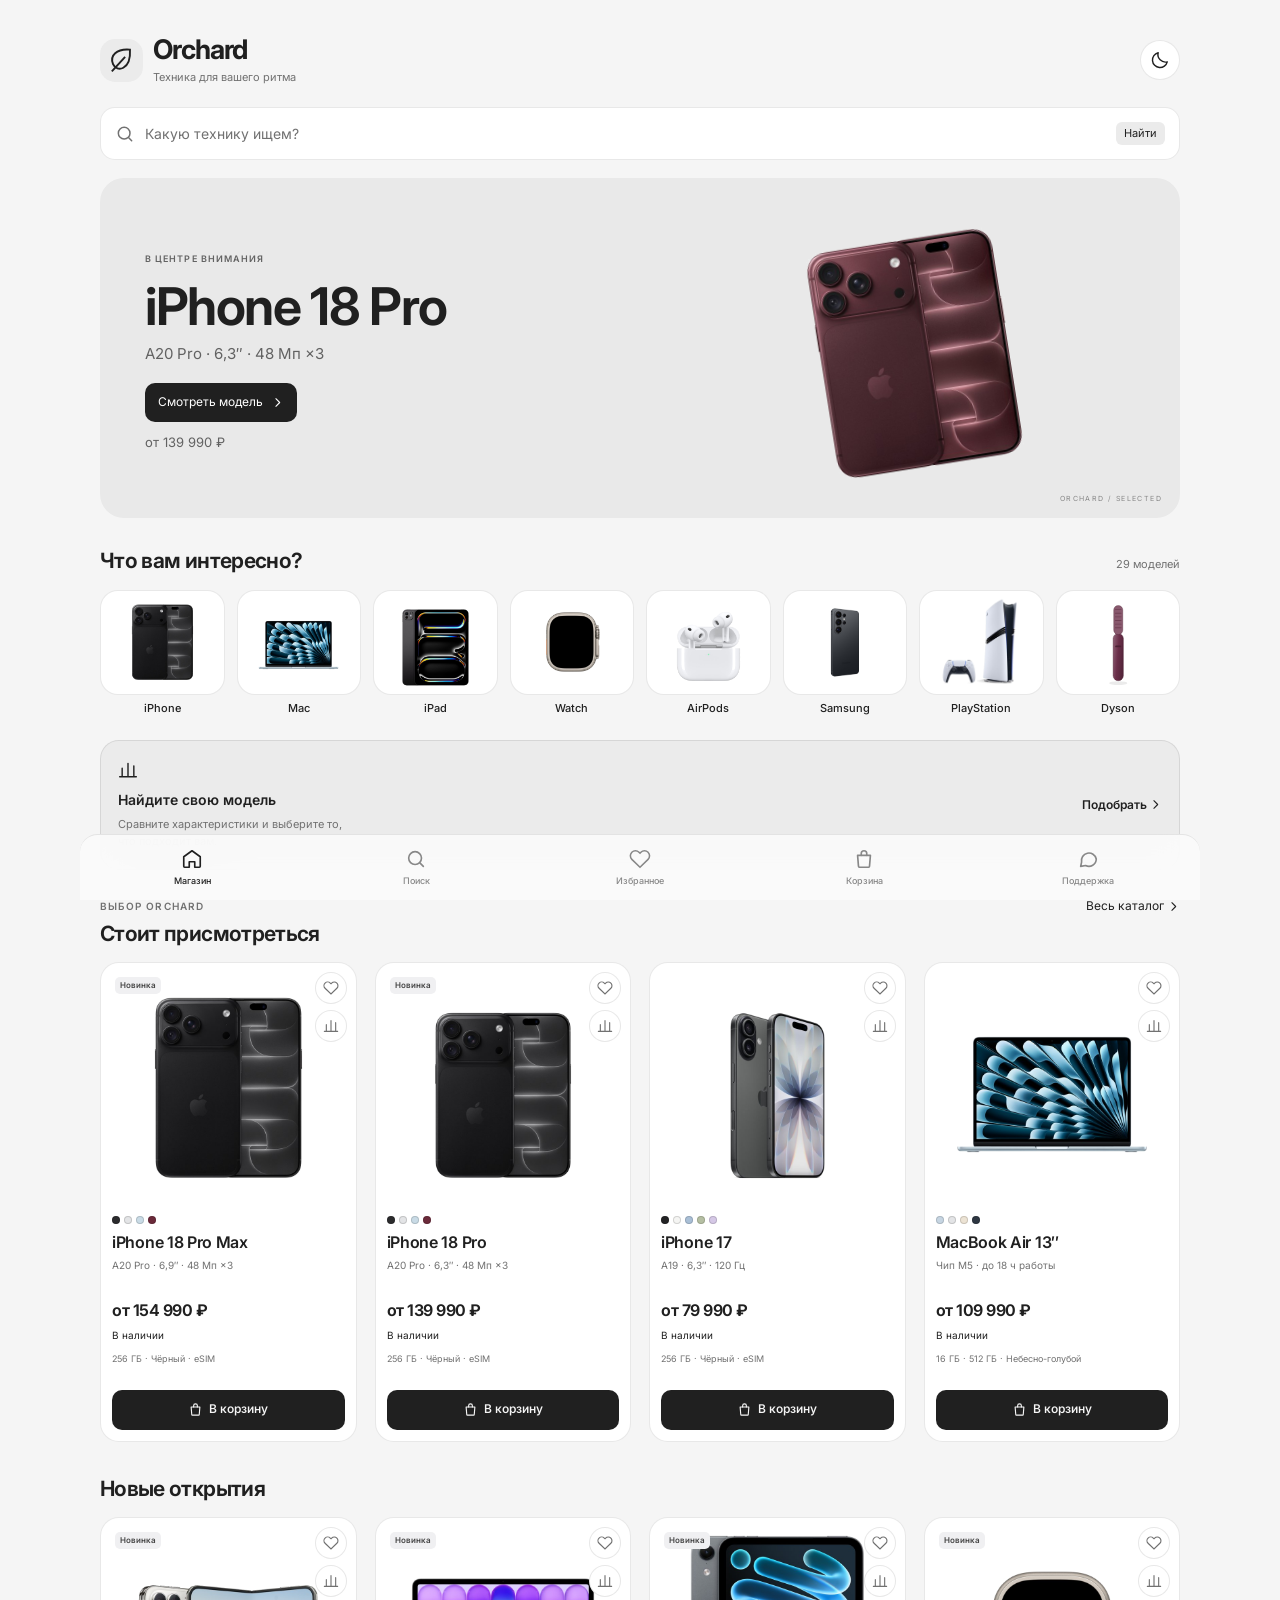
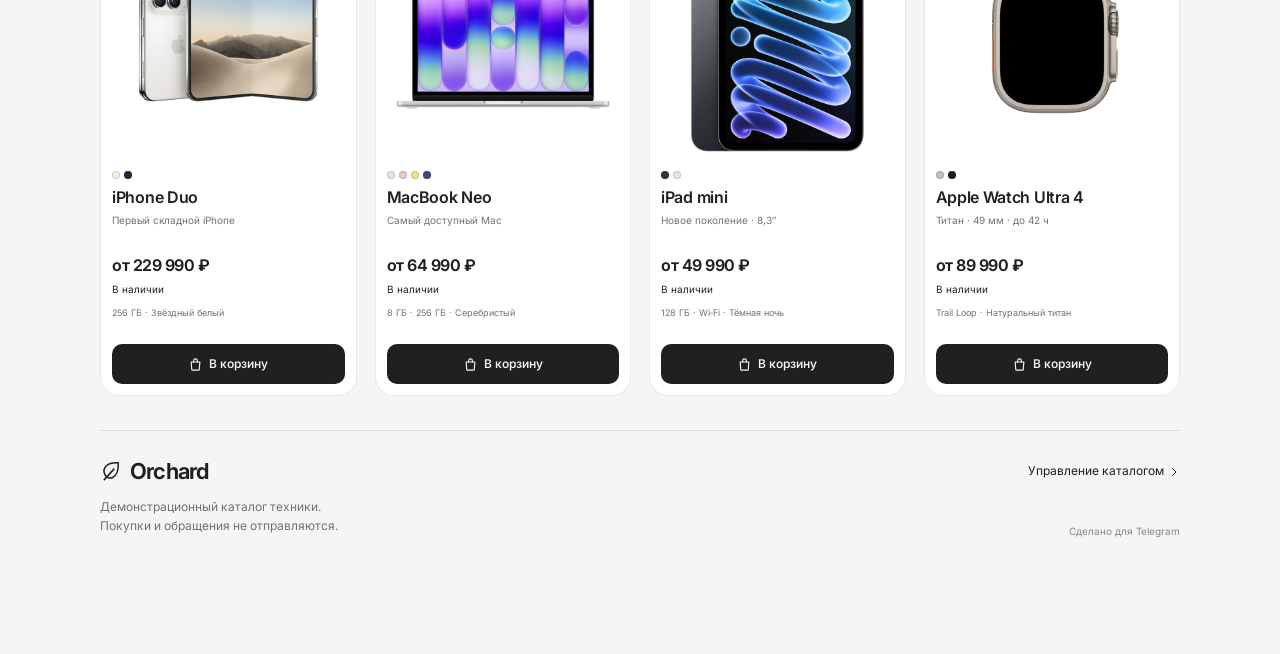
<file: index.html>
<!doctype html>
<html lang="ru">
<head>
  <meta charset="utf-8">
  <meta name="viewport" content="width=device-width, initial-scale=1, viewport-fit=cover">
  <meta name="format-detection" content="telephone=no">
  <title>Orchard — магазин техники</title>
  <script src="https://telegram.org/js/telegram-web-app.js"></script>
  <link rel="preconnect" href="https://fonts.googleapis.com">
  <link rel="preconnect" href="https://fonts.gstatic.com" crossorigin>
  <link href="https://fonts.googleapis.com/css2?family=Inter:wght@400;500;600;700&display=swap" rel="stylesheet">
  <link rel="stylesheet" href="css/style.css?v=20">
</head>
<body>
  <main id="view"></main>
  <div id="bottom"></div>
  <nav id="tabbar"></nav>
  <div id="toast" role="status" aria-live="polite"></div>

  <script src="js/data.js?v=20"></script>
  <script src="js/photos.js?v=20"></script>
  <script src="js/art.js?v=20"></script>
  <script src="js/catalog-core.js?v=20"></script>
  <script src="js/telegram-bridge.js?v=20"></script>
  <script src="js/photo-assets.js?v=20"></script>
  <script src="js/photo-background.js?v=20"></script>
  <script src="js/app.js?v=20"></script>
</body>
</html>
</file>
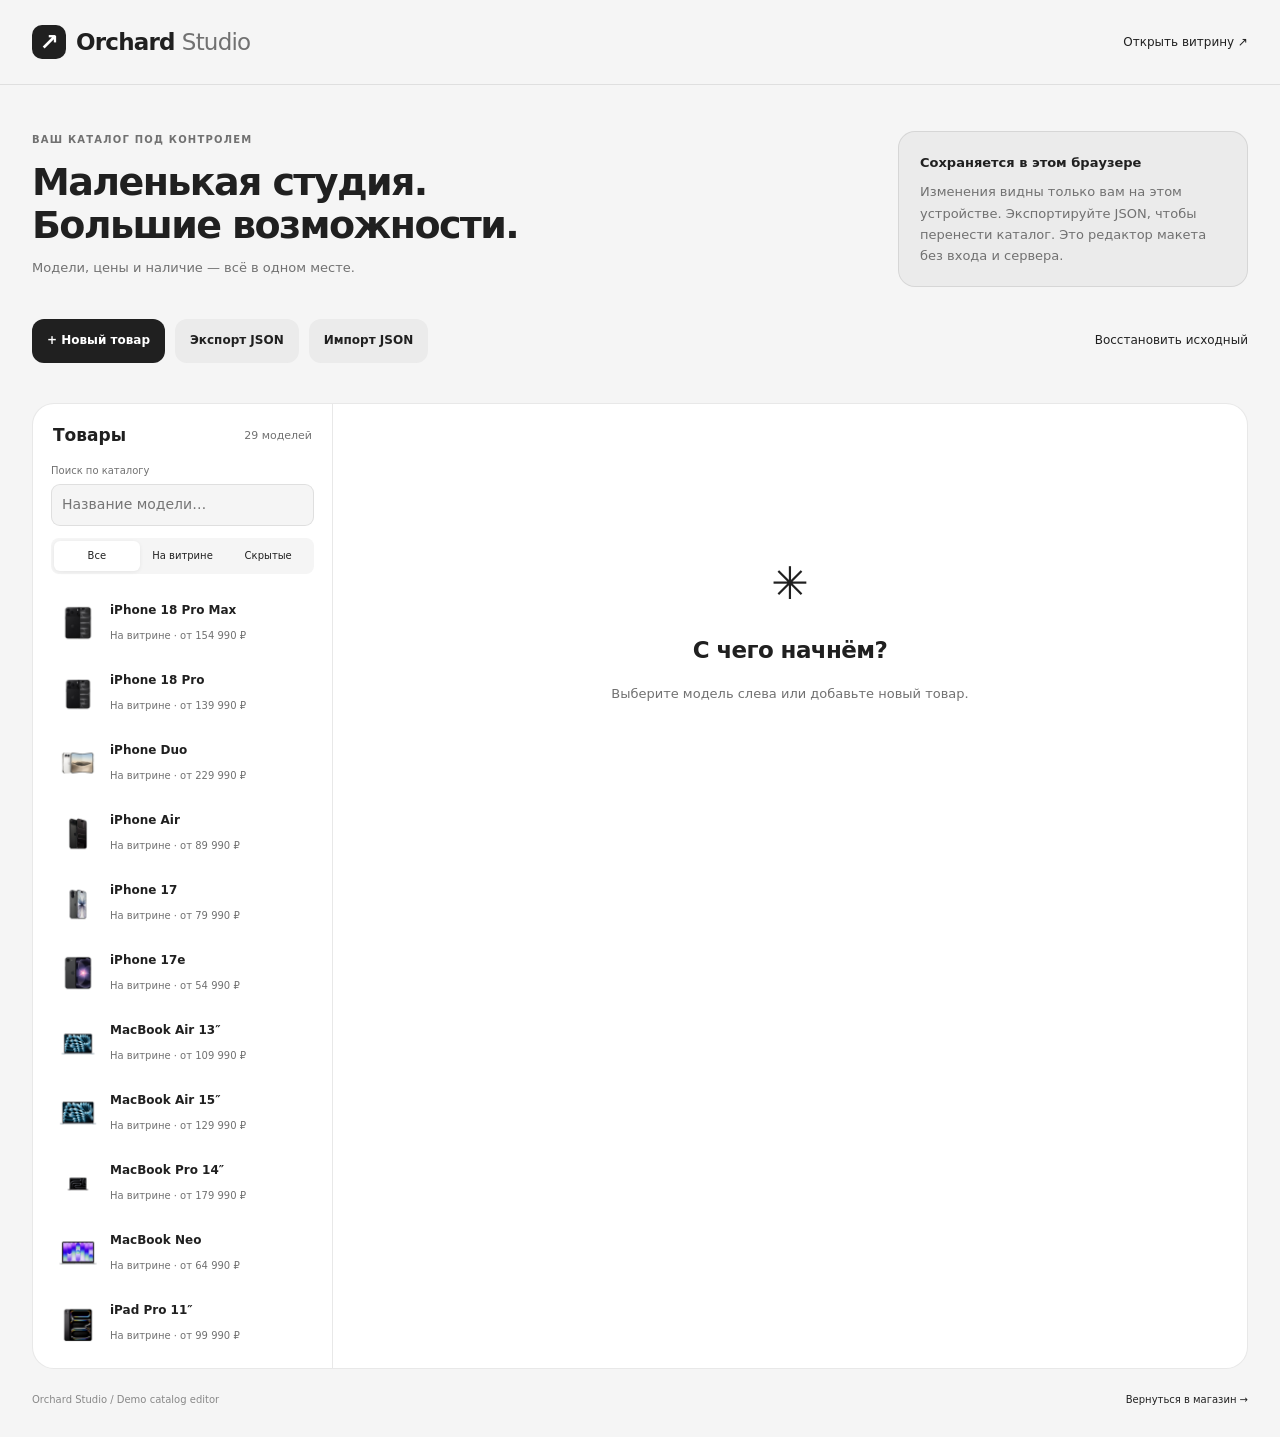
<file: admin.html>
<!doctype html>
<html lang="ru">
<head>
  <meta charset="utf-8">
  <meta name="viewport" content="width=device-width, initial-scale=1, viewport-fit=cover">
  <title>Orchard Studio — управление каталогом</title>
  <script src="https://telegram.org/js/telegram-web-app.js"></script>
  <link rel="stylesheet" href="css/style.css?v=20">
  <link rel="stylesheet" href="css/admin.css?v=20">
</head>
<body class="studio">
  <header class="studio-header"><a class="studio-brand" href="index.html"><span class="studio-logo">↗</span><span>Orchard <em>Studio</em></span></a><a class="studio-back" href="index.html">Открыть витрину ↗</a></header>
  <main class="studio-main">
    <div class="studio-intro"><div><span class="eyebrow">Ваш каталог под контролем</span><h1>Маленькая студия.<br>Большие возможности.</h1><p>Модели, цены и наличие — всё в одном месте.</p></div><div class="local-note"><b>Сохраняется в этом браузере</b><p>Изменения видны только вам на этом устройстве. Экспортируйте JSON, чтобы перенести каталог. Это редактор макета без входа и сервера.</p></div></div>
    <div class="studio-tools"><button class="btn" id="new-product">+ Новый товар</button><button class="btn ghost" id="export-catalog">Экспорт JSON</button><label class="btn ghost import-btn">Импорт JSON<input id="import-catalog" type="file" accept="application/json,.json"></label><button class="text-button" id="reset-catalog">Восстановить исходный</button></div>
    <div id="studio-status" class="studio-status" role="status" aria-live="polite"></div>
    <section class="studio-workspace">
      <aside class="studio-sidebar"><div class="sidebar-heading"><h2>Товары</h2><span id="product-count"></span></div><label class="studio-search"><span>Поиск по каталогу</span><input type="search" id="admin-search" placeholder="Название модели…"></label><div class="studio-list-filters"><button data-list-filter="all" class="active">Все</button><button data-list-filter="visible">На витрине</button><button data-list-filter="hidden">Скрытые</button></div><div id="product-list"></div></aside>
      <section class="studio-editor" id="editor" aria-label="Редактор товара"><div class="editor-empty"><span>✳</span><h2>С чего начнём?</h2><p>Выберите модель слева или добавьте новый товар.</p></div></section>
    </section>
    <footer class="studio-footer">Orchard Studio / Demo catalog editor <a href="index.html">Вернуться в магазин →</a></footer>
  </main>
  <dialog id="confirm-dialog"><form method="dialog"><h2 id="confirm-title">Продолжить?</h2><p id="confirm-copy"></p><div class="dialog-actions"><button class="btn ghost" value="cancel">Отмена</button><button class="btn" value="confirm">Продолжить</button></div></form></dialog>
  <script src="js/data.js?v=20"></script><script src="js/photos.js?v=20"></script><script src="js/art.js?v=20"></script><script src="js/catalog-core.js?v=20"></script><script src="js/telegram-bridge.js?v=20"></script><script src="js/photo-assets.js?v=20"></script><script src="js/photo-background.js?v=20"></script><script src="js/admin.js?v=20"></script>
</body>
</html>
</file>
<file: css/style.css>
:root {
  --bg: #f5f5f7;
  --card: #ffffff;
  --img-bg: #ffffff;
  --text: #1d1d1f;
  --text2: #6e6e73;
  --text3: #86868b;
  --line: rgba(0, 0, 0, .08);
  --accent: #0071e3;
  --accent-text: #ffffff;
  --green: #1d8a3a;
  --orange: #c25e00;
  --red: #e30000;
  --chip: rgba(0, 0, 0, .05);
  --bar: rgba(250, 250, 252, .82);
  --shadow: 0 2px 12px rgba(0, 0, 0, .04);
  --radius: 20px;
  --tabbar-h: 58px;
  --safe-b: env(safe-area-inset-bottom, 0px);
  --font: -apple-system, BlinkMacSystemFont, "SF Pro Text", "Inter", system-ui, sans-serif;
  color-scheme: light;
}
:root[data-theme="dark"] {
  --bg: #000000;
  --card: #1c1c1e;
  --img-bg: #ffffff;
  --text: #f5f5f7;
  --text2: #a1a1a6;
  --text3: #8e8e93;
  --line: rgba(255, 255, 255, .1);
  --accent: #2997ff;
  --green: #30d158;
  --orange: #ff9f0a;
  --red: #ff453a;
  --chip: rgba(255, 255, 255, .08);
  --bar: rgba(22, 22, 24, .82);
  --shadow: none;
  color-scheme: dark;
}

* { box-sizing: border-box; -webkit-tap-highlight-color: transparent; }
html, body { margin: 0; padding: 0; width: 100%; max-width: 100%; overflow-x: clip; overscroll-behavior-x: none; }
html { -webkit-text-size-adjust: 100%; text-size-adjust: 100%; touch-action: manipulation; }
body {
  background: var(--bg);
  color: var(--text);
  font-family: var(--font);
  font-size: 16px;
  line-height: 1.4;
  -webkit-font-smoothing: antialiased;
}
button { font: inherit; color: inherit; background: none; border: 0; padding: 0; cursor: pointer; }
input, textarea { font: inherit; color: inherit; }
img { display: block; max-width: 100%; }
svg { display: block; }

#view { padding-bottom: calc(var(--tabbar-h) + var(--safe-b) + 24px); min-height: 100vh; }
#view.no-tabbar { padding-bottom: calc(96px + var(--safe-b)); }
.enter { animation: enter .28s cubic-bezier(.2, .8, .2, 1); }
@keyframes enter { from { opacity: 0; transform: translateY(8px); } to { opacity: 1; transform: none; } }

.wrap { padding: 0 16px; }

/* ───── шапки ───── */
.home-head { display: flex; align-items: flex-end; justify-content: space-between; padding: 20px 16px 14px; }
.eyebrow { font-size: 13px; font-weight: 600; color: var(--text2); text-transform: uppercase; letter-spacing: .04em; }
.home-head h1 { margin: 2px 0 0; font-size: 34px; font-weight: 700; letter-spacing: -.02em; }
.round-btn { width: 40px; height: 40px; border-radius: 50%; background: var(--card); display: grid; place-items: center; box-shadow: var(--shadow); }
.round-btn svg { width: 20px; height: 20px; }

.topbar {
  position: sticky; top: 0; z-index: 20;
  display: flex; align-items: center; gap: 8px; min-height: 48px; padding: 6px 12px;
  background: var(--bar); backdrop-filter: saturate(180%) blur(20px); -webkit-backdrop-filter: saturate(180%) blur(20px);
  border-bottom: .5px solid var(--line);
}
.topbar .title { font-weight: 600; font-size: 17px; flex: 1; text-align: center; white-space: nowrap; overflow: hidden; text-overflow: ellipsis; }
.topbar .spacer { width: 72px; }
.backbtn { display: flex; align-items: center; gap: 2px; color: var(--accent); font-size: 17px; width: 72px; }
.backbtn svg { width: 22px; height: 22px; }
.tg .backbtn { visibility: hidden; }
.page-title { font-size: 30px; font-weight: 700; letter-spacing: -.02em; margin: 16px 16px 4px; }
.page-sub { color: var(--text2); margin: 0 16px 14px; font-size: 15px; }

/* ───── главная ───── */
.hero { display: flex; gap: 10px; overflow-x: auto; scroll-snap-type: x mandatory; padding: 0 16px; scrollbar-width: none; }
.hero::-webkit-scrollbar, .hscroll::-webkit-scrollbar, .chips::-webkit-scrollbar, .gallery::-webkit-scrollbar { display: none; }
.slide {
  flex: 0 0 100%; scroll-snap-align: center; border-radius: 24px; overflow: hidden; position: relative;
  min-height: 330px; padding: 20px 20px 16px; text-align: center; display: flex; flex-direction: column; align-items: center;
}
.slide .kicker { font-size: 13px; font-weight: 600; letter-spacing: .04em; text-transform: uppercase; opacity: .75; }
.slide h2 { margin: 4px 0 2px; font-size: 30px; font-weight: 700; letter-spacing: -.02em; }
.slide p { margin: 0; font-size: 15px; opacity: .8; }
.slide .art { width: 190px; height: 190px; margin-top: auto; }
.slide .art img { width: 100%; height: 100%; object-fit: contain; }
.slide .cta { margin-top: 12px; display: flex; gap: 10px; align-items: center; justify-content: center; font-size: 15px; }
.pill-btn { background: var(--accent); color: var(--accent-text); border-radius: 980px; padding: 8px 18px; font-weight: 500; font-size: 15px; }
.pill-btn.light { background: rgba(255, 255, 255, .22); color: inherit; backdrop-filter: blur(10px); }
.slide.light, .slide.warm, .slide.cool { background: #ffffff; color: #1d1d1f; }
.slide .pill-btn.light { background: rgba(0, 0, 0, .06); }
.dots { display: flex; justify-content: center; gap: 6px; margin: 12px 0 4px; }
.dots i { width: 6px; height: 6px; border-radius: 3px; background: var(--text3); opacity: .35; transition: all .25s; }
.dots i.on { width: 18px; opacity: .9; }

.cats { display: grid; grid-template-columns: repeat(4, minmax(0, 1fr)); gap: 12px 10px; padding: 18px 16px 6px; }
.cats::-webkit-scrollbar { display: none; }
.cat { min-width: 0; text-align: center; font-size: 12px; font-weight: 500; white-space: nowrap; overflow: hidden; text-overflow: ellipsis; }
.cat .ic { width: 100%; aspect-ratio: 1; border-radius: 20px; background: var(--img-bg); box-shadow: var(--shadow); padding: 6px; margin-bottom: 6px; }
.cat .ic svg, .cat .ic img { width: 100%; height: 100%; object-fit: contain; }

.section-h { display: flex; align-items: baseline; justify-content: space-between; padding: 26px 16px 12px; }
.section-h h3 { margin: 0; font-size: 22px; font-weight: 700; letter-spacing: -.01em; }
.section-h button { color: var(--accent); font-size: 15px; }

.hscroll { display: flex; gap: 12px; overflow-x: auto; padding: 0 16px 4px; scroll-snap-type: x proximity; scrollbar-width: none; }
.hscroll .pcard { flex: 0 0 168px; scroll-snap-align: start; }

.perks { display: grid; grid-template-columns: 1fr 1fr; gap: 10px; padding: 0 16px; }
.perk { background: var(--card); border-radius: 18px; padding: 14px; box-shadow: var(--shadow); text-align: left; }
.perk svg { width: 26px; height: 26px; color: var(--accent); margin-bottom: 8px; }
.perk b { display: block; font-size: 15px; font-weight: 600; }
.perk span { font-size: 13px; color: var(--text2); }

/* ───── карточки товаров ───── */
.grid { display: grid; grid-template-columns: repeat(2, minmax(0, 1fr)); gap: 12px; padding: 0 16px; }
.pcard { background: var(--card); border-radius: var(--radius); padding: 10px 10px 14px; text-align: left; box-shadow: var(--shadow); display: flex; flex-direction: column; position: relative; min-width: 0; overflow: hidden; }
.pcard .img { aspect-ratio: 1; border-radius: 14px; background: var(--img-bg); padding: 8px; margin-bottom: 10px; box-shadow: inset 0 0 0 1px var(--line); }
.pcard .img svg, .pcard .img img { width: 100%; height: 100%; object-fit: contain; }
.pcard .sw { display: flex; gap: 4px; margin-bottom: 6px; height: 10px; }
.pcard .sw i { width: 10px; height: 10px; border-radius: 50%; box-shadow: inset 0 0 0 1px rgba(0, 0, 0, .15); }
.pcard .nm { font-weight: 600; font-size: 15px; line-height: 1.25; overflow-wrap: anywhere; }
.pcard .pr { margin-top: auto; padding-top: 6px; font-size: 15px; }
.pcard .pr s { color: var(--text3); font-size: 12px; margin-left: 4px; }
.pcard .st { font-size: 12px; margin-top: 2px; }
.badge { position: absolute; z-index: 2; top: 16px; left: 16px; font-size: 11px; font-weight: 600; padding: 3px 8px; border-radius: 980px; background: var(--card); color: var(--orange); }
.badge.sale { background: var(--red); color: #fff; }
.ok { color: var(--green); }
.warn { color: var(--orange); }

/* ───── фильтры ───── */
.chips { display: flex; flex-wrap: wrap; gap: 8px; padding: 0 16px 14px; }
.chip { flex: 0 0 auto; padding: 7px 14px; border-radius: 980px; background: var(--chip); font-size: 14px; font-weight: 500; white-space: nowrap; }
.chip.on { background: var(--text); color: var(--bg); }

/* ───── страница товара ───── */
.gallery-wrap { position: relative; background: var(--img-bg); padding-bottom: 10px; }
.gallery-wrap .dots i { background: #86868b; }
.pd { margin-top: 0; }
.gallery { display: flex; overflow-x: auto; scroll-snap-type: x mandatory; scrollbar-width: none; }
.gallery .g { flex: 0 0 100%; min-width: 0; scroll-snap-align: center; aspect-ratio: 1 / .78; padding: 20px 48px 4px; }
.gallery .g svg, .gallery .g img { width: 100%; height: 100%; object-fit: contain; }
.gallery-wrap .badge { top: 14px; left: 16px; background: #f2f2f4; color: #c25e00; }
.gallery-wrap .badge.sale { background: var(--red); }
.pd { background: var(--card); padding: 4px 16px 20px; border-radius: 0 0 28px 28px; }
.pd h1 { font-size: 28px; font-weight: 700; letter-spacing: -.02em; margin: 6px 0 2px; line-height: 1.15; }
.pd .sub { color: var(--text2); font-size: 15px; }
.stock { display: inline-flex; align-items: center; gap: 6px; font-size: 14px; font-weight: 500; margin-top: 10px; }
.stock::before { content: ""; width: 7px; height: 7px; border-radius: 50%; background: currentColor; }
.price { display: flex; align-items: baseline; gap: 10px; margin-top: 14px; flex-wrap: wrap; }
.price b { font-size: 28px; font-weight: 700; letter-spacing: -.01em; }
.price s { color: var(--text3); font-size: 16px; }
.price .disc { color: var(--red); font-size: 14px; font-weight: 600; }
.installment { font-size: 14px; color: var(--text2); margin-top: 2px; }

.opt-block { margin-top: 22px; }
.opt-label { font-size: 15px; font-weight: 600; margin-bottom: 10px; }
.opt-label span { font-weight: 400; color: var(--text2); }
.swatches { display: flex; flex-wrap: wrap; gap: 12px; }
.swatch { width: 34px; height: 34px; border-radius: 50%; position: relative; box-shadow: inset 0 0 0 1px rgba(0, 0, 0, .15), inset 0 -6px 10px rgba(0, 0, 0, .08); }
.swatch.on::after { content: ""; position: absolute; inset: -5px; border-radius: 50%; border: 2px solid var(--accent); }
.swatch.out::before { content: ""; position: absolute; left: 50%; top: 3px; bottom: 3px; width: 1.5px; background: var(--text3); transform: rotate(45deg); }
.seg { display: grid; grid-template-columns: repeat(2, 1fr); gap: 8px; }
.seg.one { grid-template-columns: 1fr; }
.seg button { border: 1.5px solid var(--line); border-radius: 14px; padding: 11px 12px; text-align: left; transition: border-color .15s; }
.seg button b { display: block; font-size: 15px; font-weight: 600; }
.seg button span { font-size: 13px; color: var(--text2); }
.seg button.on { border-color: var(--accent); }

.info-card { background: var(--card); border-radius: var(--radius); margin: 12px 16px 0; padding: 4px 16px; box-shadow: var(--shadow); }
.info-card h4 { margin: 14px 0 4px; font-size: 17px; }
.row { display: flex; align-items: center; gap: 12px; padding: 13px 0; border-bottom: .5px solid var(--line); }
.row:last-child { border-bottom: 0; }
.row svg { width: 22px; height: 22px; flex: 0 0 auto; color: var(--accent); }
.row .t { flex: 1; font-size: 15px; }
.row .t small { display: block; color: var(--text2); font-size: 13px; }
.spec { display: flex; gap: 12px; padding: 11px 0; border-bottom: .5px solid var(--line); font-size: 14px; }
.spec:last-child { border-bottom: 0; }
.spec .k { flex: 0 0 38%; color: var(--text2); }
.spec .v { flex: 1; }
.link-row { width: 100%; text-align: left; }
.link-row .chev { width: 16px; height: 16px; color: var(--text3); }

/* ───── нижняя панель покупки ───── */
.buybar {
  position: fixed; left: 0; right: 0; bottom: 0; z-index: 30;
  display: flex; align-items: center; gap: 12px;
  padding: 10px 16px calc(10px + var(--safe-b));
  background: var(--bar); backdrop-filter: saturate(180%) blur(20px); -webkit-backdrop-filter: saturate(180%) blur(20px);
  border-top: .5px solid var(--line);
}
.buybar .sum { flex: 1; min-width: 0; }
.buybar .sum small { display: block; font-size: 12px; color: var(--text2); white-space: nowrap; overflow: hidden; text-overflow: ellipsis; }
.buybar .sum b { font-size: 19px; }
.btn { background: var(--accent); color: var(--accent-text); border-radius: 14px; padding: 14px 22px; font-weight: 600; font-size: 16px; text-align: center; transition: transform .1s, opacity .15s; }
.btn:active { transform: scale(.97); opacity: .9; }
.btn.block { display: block; width: 100%; }
.btn.ghost { background: var(--chip); color: var(--text); }
.btn.in-cart { background: var(--green); }

/* ───── таббар ───── */
#tabbar {
  position: fixed; left: 0; right: 0; bottom: 0; z-index: 40;
  display: flex; padding-bottom: var(--safe-b); height: calc(var(--tabbar-h) + var(--safe-b));
  background: var(--bar); backdrop-filter: saturate(180%) blur(20px); -webkit-backdrop-filter: saturate(180%) blur(20px);
  border-top: .5px solid var(--line);
}
#tabbar.hidden { display: none; }
#tabbar button { flex: 1; display: flex; flex-direction: column; align-items: center; justify-content: center; gap: 3px; font-size: 10.5px; font-weight: 500; color: var(--text3); position: relative; }
#tabbar button svg { width: 25px; height: 25px; }
#tabbar button.on { color: var(--accent); }
#tabbar .cnt { position: absolute; top: 5px; left: calc(50% + 6px); min-width: 17px; height: 17px; padding: 0 5px; border-radius: 9px; background: var(--red); color: #fff; font-size: 11px; font-weight: 600; display: grid; place-items: center; }

/* ───── корзина ───── */
.citem { display: flex; gap: 12px; padding: 14px 0; border-bottom: .5px solid var(--line); }
.citem:last-child { border-bottom: 0; }
.citem .img { width: 76px; height: 76px; border-radius: 14px; background: var(--img-bg); padding: 4px; flex: 0 0 auto; }
.citem .img svg, .citem .img img { width: 100%; height: 100%; object-fit: contain; }
.citem .info { flex: 1; min-width: 0; }
.citem .nm { font-weight: 600; font-size: 15px; }
.citem .vr { font-size: 13px; color: var(--text2); margin-top: 1px; }
.citem .bottom { display: flex; align-items: center; justify-content: space-between; margin-top: 8px; }
.citem .pr { font-weight: 600; }
.stepper { display: flex; align-items: center; background: var(--chip); border-radius: 980px; }
.stepper button { width: 32px; height: 30px; display: grid; place-items: center; }
.stepper button svg { width: 16px; height: 16px; }
.stepper span { min-width: 18px; text-align: center; font-size: 15px; font-weight: 600; }
.sumrow { display: flex; justify-content: space-between; padding: 8px 0; font-size: 15px; color: var(--text2); }
.sumrow.total { color: var(--text); font-weight: 700; font-size: 19px; padding-top: 12px; border-top: .5px solid var(--line); margin-top: 4px; }
.empty { text-align: center; padding: 70px 32px 20px; }
.empty .big { width: 84px; height: 84px; margin: 0 auto 16px; border-radius: 50%; background: var(--card); display: grid; place-items: center; color: var(--text3); box-shadow: var(--shadow); }
.empty .big svg { width: 40px; height: 40px; }
.empty h2 { margin: 0 0 6px; font-size: 22px; }
.empty p { margin: 0 0 22px; color: var(--text2); }

/* ───── форма ───── */
.field { display: block; padding: 10px 0; border-bottom: .5px solid var(--line); }
.field:last-child { border-bottom: 0; }
.field span { display: block; font-size: 13px; color: var(--text2); margin-bottom: 2px; }
.field input, .field textarea { width: 100%; border: 0; outline: 0; background: transparent; font-size: 16px; padding: 2px 0; resize: none; }
.field.err span { color: var(--red); }
.seg3 { display: flex; background: var(--chip); border-radius: 12px; padding: 3px; margin: 12px 0; }
.seg3 button { flex: 1; padding: 8px 4px; border-radius: 9px; font-size: 14px; font-weight: 500; }
.seg3 button.on { background: var(--card); box-shadow: 0 1px 4px rgba(0, 0, 0, .12); }

/* ───── заказ оформлен ───── */
.done { text-align: center; padding: 56px 24px 10px; }
.done .check { width: 92px; height: 92px; margin: 0 auto 20px; border-radius: 50%; background: var(--green); display: grid; place-items: center; animation: pop .5s cubic-bezier(.2, 1.6, .4, 1); }
.done .check svg { width: 46px; height: 46px; color: #fff; }
@keyframes pop { from { transform: scale(.3); opacity: 0; } to { transform: none; opacity: 1; } }
.done h1 { font-size: 26px; margin: 0 0 8px; letter-spacing: -.01em; }
.done p { color: var(--text2); margin: 0 0 6px; }

/* ───── поиск ───── */
.searchbox { position: sticky; top: 0; z-index: 20; padding: 12px 16px; background: var(--bg); }
.searchbox label { display: flex; align-items: center; gap: 8px; background: var(--chip); border-radius: 12px; padding: 9px 12px; }
.searchbox svg { width: 18px; height: 18px; color: var(--text3); flex: 0 0 auto; }
.searchbox input { flex: 1; border: 0; outline: 0; background: transparent; font-size: 17px; }
.hint { color: var(--text2); font-size: 14px; padding: 0 16px 10px; }

/* ───── поддержка ───── */
.chat-head { display: flex; align-items: center; gap: 12px; padding: 14px 16px; position: sticky; top: 0; z-index: 20; background: var(--bar); backdrop-filter: saturate(180%) blur(20px); -webkit-backdrop-filter: saturate(180%) blur(20px); border-bottom: .5px solid var(--line); }
.ava { width: 44px; height: 44px; border-radius: 50%; background: linear-gradient(135deg, #2997ff, #0050b3); color: #fff; display: grid; place-items: center; font-weight: 700; font-size: 18px; flex: 0 0 auto; }
.chat-head b { display: block; font-size: 16px; }
.chat-head small { color: var(--green); font-size: 13px; }
.chat-head .round-btn { margin-left: auto; }
.msgs { padding: 14px 12px 10px; display: flex; flex-direction: column; gap: 6px; }
.msg { max-width: 82%; padding: 9px 13px; border-radius: 18px; font-size: 15px; line-height: 1.35; animation: enter .25s ease; white-space: pre-line; }
.msg.bot { align-self: flex-start; background: var(--card); border-bottom-left-radius: 6px; box-shadow: var(--shadow); }
.msg.me { align-self: flex-end; background: var(--accent); color: #fff; border-bottom-right-radius: 6px; }
.msg time { display: block; font-size: 11px; opacity: .55; text-align: right; margin-top: 2px; }
.typing { display: inline-flex; gap: 4px; padding: 14px 16px; }
.typing i { width: 7px; height: 7px; border-radius: 50%; background: var(--text3); animation: blink 1.2s infinite; }
.typing i:nth-child(2) { animation-delay: .2s; }
.typing i:nth-child(3) { animation-delay: .4s; }
@keyframes blink { 0%, 60%, 100% { opacity: .25; } 30% { opacity: 1; } }
.composer {
  position: fixed; left: 0; right: 0; bottom: calc(var(--tabbar-h) + var(--safe-b)); z-index: 30;
  background: var(--bar); backdrop-filter: saturate(180%) blur(20px); -webkit-backdrop-filter: saturate(180%) blur(20px);
  border-top: .5px solid var(--line); padding: 8px 0 8px;
}
.composer .chips { padding: 0 12px 8px; }
.composer form { display: flex; gap: 8px; padding: 0 12px; }
.composer input { flex: 1; border: .5px solid var(--line); background: var(--card); border-radius: 20px; padding: 9px 14px; outline: 0; font-size: 16px; }
.composer button[type=submit] { width: 38px; height: 38px; border-radius: 50%; background: var(--accent); color: #fff; display: grid; place-items: center; flex: 0 0 auto; }
.composer button svg { width: 18px; height: 18px; }
.chat-page { padding-bottom: 170px; }

#toast {
  position: fixed; left: 50%; top: 14px; z-index: 100; transform: translate(-50%, -80px);
  background: rgba(30, 30, 32, .92); color: #fff; padding: 10px 16px; border-radius: 980px; font-size: 14px; font-weight: 500;
  display: flex; align-items: center; gap: 8px; transition: transform .35s cubic-bezier(.2, .9, .3, 1.2); white-space: nowrap;
}
#toast svg { width: 18px; height: 18px; color: #30d158; }
#toast.show { transform: translate(-50%, 0); }

.foot { text-align: center; color: var(--text3); font-size: 12px; padding: 28px 16px 8px; }

/* У официальных фото белый фон, поэтому все площадки под фото — белые */
.gallery .g img { padding: 0; }

/* Рамки под фото: размер задаёт контейнер, а не картинка — иначе Safari
   раздувает сетку по натуральной ширине фото и страница уезжает вбок. */
.pcard .img, .gallery .g, .cat .ic, .slide .art, .citem .img { position: relative; overflow: hidden; }
.pcard .img > img, .pcard .img > svg { position: absolute; inset: 8px; width: calc(100% - 16px); height: calc(100% - 16px); }
.gallery .g > img, .gallery .g > svg { position: absolute; inset: 20px 48px 4px; width: calc(100% - 96px); height: calc(100% - 24px); }
.cat .ic > img, .cat .ic > svg { position: absolute; inset: 6px; width: calc(100% - 12px); height: calc(100% - 12px); }
.citem .img > img, .citem .img > svg { position: absolute; inset: 4px; width: calc(100% - 8px); height: calc(100% - 8px); }
.slide .art > img, .slide .art > svg { position: absolute; inset: 0; width: 100%; height: 100%; }
.slide { min-width: 0; }
.section-h + .grid { margin-bottom: 4px; }
:root[data-theme="dark"] .pcard .sw i, :root[data-theme="dark"] .swatch { box-shadow: inset 0 0 0 1px rgba(255, 255, 255, .28); }
.btn { display: inline-flex; align-items: center; justify-content: center; gap: 6px; line-height: 1.2; white-space: nowrap; }
.btn.block { display: flex; }
.btn svg { width: 18px; height: 18px; flex: 0 0 auto; }
:root[data-theme="dark"] .seg3 button.on { background: #3a3a3c; }
:root:not([data-theme="dark"]) .badge:not(.sale) { background: #f0f0f2; }
/* Как в нативном приложении: без меню «Сохранить фото» по долгому нажатию и без выделения текста */
body { -webkit-user-select: none; user-select: none; -webkit-touch-callout: none; }
img, svg { -webkit-user-drag: none; -webkit-touch-callout: none; pointer-events: none; }
input, textarea { -webkit-user-select: text; user-select: text; }

.chip.arrow { display: inline-flex; align-items: center; gap: 4px; }
.chip.arrow svg { width: 15px; height: 15px; }
/* крупный план — на всю галерею, без «квадратика» по центру */
.gallery .g > img.cover { inset: 0; width: 100%; height: 100%; object-fit: cover; }

/* Orchard / catalog studio — a calmer, compact storefront. */
:root {
  --bg:#f5f5f5; --card:#fff; --text:#202020; --text2:#717171; --text3:#888888;
  --accent:#202020; --accent-text:#fff; --green:#202020; --chip:#ebebeb;
  --line:rgba(0,0,0,.09); --bar:rgba(250,250,250,.95); --radius:22px;
  --orange:#777; --red:#333;
  --shadow:0 3px 16px rgba(0,0,0,.025);
  --safe-b:max(env(safe-area-inset-bottom,0px),var(--tg-safe-bottom,0px),var(--tg-content-bottom,0px));
  --safe-t:calc(var(--tg-safe-top,0px) + var(--tg-content-top,0px));
  --tabbar-h:66px;
}
:root[data-theme="dark"] {
  --bg:#111111; --card:#1e1e1e; --text:#f4f4f4; --text2:#b3b3b3; --text3:#999999;
  --accent:#eeeeee; --accent-text:#161616; --green:#eeeeee; --chip:#2c2c2c;
  --orange:#bbb; --red:#ddd; --line:rgba(255,255,255,.13); --bar:rgba(23,23,23,.96); --img-bg:#f5f5f5;
}
body { -webkit-user-select:auto; user-select:auto; padding-top:var(--safe-t); }
button,a,input,textarea,select { touch-action:manipulation; }
button,a { -webkit-user-select:none; user-select:none; }
a { color:var(--accent); text-decoration:none; }
button:focus-visible,a:focus-visible,summary:focus-visible,input:focus-visible,select:focus-visible,textarea:focus-visible { outline:3px solid var(--accent); outline-offset:3px; }
button:disabled { opacity:.45; cursor:not-allowed; }
[hidden] { display:none !important; }
#view { max-width:1120px; margin:auto; min-height:calc(100svh - var(--safe-t)); }
#view.no-tabbar { padding-bottom:calc(112px + var(--safe-b)); }
.home-head { padding:26px 20px 22px; align-items:center; }
.brand-lockup { display:flex; gap:10px; align-items:center; }
.brand-mark { width:43px; height:43px; color:var(--accent); border-radius:15px; background:var(--chip); display:grid; place-items:center; }
.brand-mark svg { width:29px; height:29px; }
.home-head h1 { margin:0; font-size:27px; letter-spacing:-1.1px; line-height:1.1; }
.brand-caption { margin-top:5px; font-size:11px; color:var(--text2); }
.demo-tag { font-size:10px; border:1px solid var(--line); padding:5px 9px; border-radius:7px; color:var(--text2); letter-spacing:.08em; text-transform:uppercase; }
.home-search { margin:0 20px 18px; width:calc(100% - 40px); padding:14px; display:flex; gap:10px; align-items:center; background:var(--card); border:1px solid var(--line); border-radius:15px; color:var(--text2); font-size:14px; text-align:left; }
.home-search > svg { width:20px; height:20px; }
.search-hint { margin-left:auto; font-size:11px; color:var(--accent); background:var(--chip); padding:4px 8px; border-radius:6px; }
.feature-card { margin:0 20px; min-height:290px; border-radius:24px; background:#e9e9e9; color:#202020; position:relative; overflow:hidden; display:flex; align-items:center; padding:27px 22px 37px; isolation:isolate; }
.feature-copy { position:relative; z-index:2; width:56%; }
.eyebrow { font-size:10px; letter-spacing:.12em; line-height:1.5; font-weight:600; color:var(--text2); }
.feature-card .eyebrow { color:#626262; font-size:9px; }
.feature-card h2 { margin:12px 0 9px; font-size:33px; line-height:1.04; letter-spacing:-1.4px; font-weight:650; }
.feature-card p { max-width:180px; font-size:12px; line-height:1.5; color:#626262; margin:0 0 18px; }
.feature-cta { display:inline-flex; align-items:center; gap:8px; font-size:12px; background:#202020; color:#fff; padding:11px 13px; border-radius:10px; white-space:nowrap; }
.feature-cta svg { width:13px; height:13px; }
.feature-price { display:block; margin-top:11px; color:#626262; font-size:11px; }
.feature-art { position:absolute; z-index:1; width:51%; height:220px; right:-6px; top:38px; transform:rotate(-9deg); }
.feature-art img,.feature-art svg { width:100%; height:100%; object-fit:contain; mix-blend-mode:multiply; }
.feature-index { position:absolute; bottom:15px; right:18px; color:#888888; font-size:7px; letter-spacing:.2em; }
:root[data-theme="dark"] .feature-card { background:#e3e3e3; }
.section-h { padding:28px 20px 14px; gap:12px; }
.section-h h3 { font-size:21px; letter-spacing:-.65px; font-weight:650; }
.section-h .eyebrow { display:block; margin-bottom:5px; }
.section-h > button { display:flex; align-items:center; gap:3px; font-size:12px; white-space:nowrap; }
.section-h svg { width:13px; height:13px; }
.section-note { color:var(--text2); font-size:11px; }
.cats { padding:0 20px; gap:15px 12px; }
.cat { font-size:11px; }
.cat .ic { border-radius:18px; background:var(--img-bg); box-shadow:none; border:1px solid var(--line); }
.discovery-banner { margin:24px 20px 0; padding:19px 17px; background:var(--chip); border:1px solid var(--line); border-radius:19px; display:flex; align-items:center; gap:12px; }
.discovery-banner > div { flex:1; }
.discovery-banner svg { width:20px; height:20px; margin-bottom:8px; }
.discovery-banner b { font-size:14px; font-weight:600; }
.discovery-banner p { font-size:11px; color:var(--text2); margin:5px 0 0; max-width:230px; line-height:1.55; }
.discovery-banner > button { display:flex; align-items:center; gap:2px; color:var(--accent); font-size:12px; font-weight:600; }
.discovery-banner > button svg { width:13px; height:13px; margin:0; }
.grid { gap:12px; padding:0 20px; }
.pcard { padding:0; border:1px solid var(--line); border-radius:19px; box-shadow:none; }
.product-link { display:flex; flex:1; flex-direction:column; width:100%; padding:9px 11px 0; text-align:left; min-width:0; }
.pcard .img { width:100%; margin:0 0 11px; background:var(--img-bg); border-radius:13px; box-shadow:none; padding:6px; }
:root[data-theme="dark"] .pcard .img { background:#f5f5f5; }
.pcard .nm { font-size:14px; line-height:1.35; letter-spacing:-.3px; font-weight:600; }
.pcard .card-sub { font-size:10px; line-height:1.45; color:var(--text2); margin-top:5px; display:-webkit-box; -webkit-line-clamp:2; -webkit-box-orient:vertical; overflow:hidden; min-height:29px; }
.pcard .pr { font-weight:650; font-size:16px; letter-spacing:-.5px; padding-top:12px; margin-top:auto; }
.pcard .st { font-size:10px; margin:6px 0 10px; }
.pcard .sw { margin-bottom:8px; height:8px; }
.pcard .sw i { width:8px; height:8px; }
.pcard .badge { top:14px; left:14px; font-size:8px; border-radius:5px; padding:3px 5px; background:#eeeeee; color:#444444; }
.pcard .badge.sale { background:#eeeeee; color:#444444; }
.old-price { color:var(--text3); font-size:10px; }
.favorite-btn { position:absolute; right:9px; top:9px; z-index:3; width:32px; height:32px; display:grid; place-items:center; background:var(--card); border:1px solid var(--line); border-radius:50%; color:var(--text2); }
.favorite-btn svg { width:16px; height:16px; }
.favorite-btn.selected { color:var(--accent); }
.favorite-btn.selected svg { fill:var(--accent); }
.compare-btn { border-top:1px solid var(--line); width:calc(100% - 22px); margin:0 11px; display:flex; justify-content:center; align-items:center; gap:6px; color:var(--text2); font-size:10px; min-height:36px; }
.compare-btn svg { width:13px; height:13px; }
.compare-btn.selected { color:var(--accent); font-weight:600; }
.hscroll { padding:0 20px 4px; }
.hscroll .pcard { flex-basis:170px; }
.store-footer { margin:34px 20px 0; padding:25px 0 10px; border-top:1px solid var(--line); }
.footer-brand { display:flex; align-items:center; font-size:22px; font-weight:650; gap:7px; letter-spacing:-.8px; }
.footer-brand svg { width:23px; height:23px; color:var(--accent); }
.store-footer p { color:var(--text2); font-size:12px; line-height:1.6; margin:10px 0 18px; }
.store-footer a { display:inline-flex; align-items:center; gap:4px; font-size:12px; }
.store-footer a svg { width:12px; height:12px; }
.store-footer > span { display:block; font-size:10px; color:var(--text3); margin-top:22px; }
.catalog-heading { padding:24px 20px 12px; }
.catalog-heading h1 { font-size:32px; margin:5px 0 0; letter-spacing:-1.2px; line-height:1.2; }
.catalog-heading p { font-size:13px; color:var(--text2); margin:9px 0 0; }
.searchbox { padding:10px 20px 14px; top:var(--safe-t); }
.searchbox label { background:var(--card); border:1px solid var(--line); padding:12px; border-radius:13px; }
.searchbox input { min-width:0; width:100%; font-size:16px; }
.searchbox button { width:24px; height:24px; font-size:23px; color:var(--text2); }
.filters { margin:0 20px 10px; border:1px solid var(--line); background:var(--card); border-radius:15px; }
.filters summary { list-style:none; display:flex; gap:9px; padding:15px 13px; align-items:center; cursor:pointer; font-size:13px; font-weight:550; }
.filters summary::-webkit-details-marker { display:none; }
.filters summary svg { width:17px; height:17px; color:var(--accent); }
.filters summary svg:last-child { margin-left:auto; width:13px; }
.filter-summary { font-size:10px; color:var(--text3); font-weight:400; }
.filters[open] summary { border-bottom:1px solid var(--line); }
.filters[open] summary svg:last-child { transform:rotate(90deg); }
#catalog-filter { padding:14px; }
.filter-fields { display:grid; grid-template-columns:1fr 1fr; gap:13px 10px; }
.filter-fields label { min-width:0; display:block; font-size:11px; color:var(--text2); }
.filter-fields input,.filter-fields select { width:100%; min-width:0; height:42px; margin-top:6px; padding:8px; background:var(--bg); color:var(--text); border:1px solid var(--line); border-radius:8px; font:inherit; font-size:14px; }
.filter-checks { display:flex; flex-wrap:wrap; align-items:center; gap:15px; margin:17px 0; font-size:12px; }
input[type="checkbox"] { accent-color:var(--accent); width:16px; height:16px; vertical-align:middle; }
.filter-checks label { display:flex; gap:5px; align-items:center; }
.text-button { color:var(--accent); font-size:12px; }
.filter-checks .text-button { margin-left:auto; }
.filter-apply { font-size:13px; padding:11px; border-radius:9px; }
.results-head { display:flex; justify-content:space-between; gap:10px; font-size:11px; padding:12px 20px 15px; color:var(--text2); }
.results-head span:first-child { font-weight:600; color:var(--text); }
.empty { padding-top:45px; }
.empty p { font-size:14px; line-height:1.6; }
.empty .big { width:68px; height:68px; color:var(--accent); background:var(--chip); box-shadow:none; }
.empty .big svg { width:28px; height:28px; }
.btn { border-radius:12px; font-size:14px; min-height:44px; padding:12px 17px; }
.topbar { top:var(--safe-t); }
.tg .backbtn { visibility:visible; }
.tg-native-back .backbtn { visibility:hidden; }
.product-toolbar { display:flex; gap:8px; align-items:center; flex-wrap:wrap; padding:12px 16px; }
.product-toolbar .chip { display:flex; gap:5px; align-items:center; font-size:11px; min-height:34px; padding:5px 10px; }
.product-toolbar .chip svg { width:14px; height:14px; }
.product-toolbar .text-button { margin-left:auto; font-size:11px; }
.gallery-wrap { margin:0 16px; border-radius:23px; overflow:hidden; background:#f5f5f5; }
.gallery .g { aspect-ratio:1/.85; }
.gallery .g img { mix-blend-mode:multiply; }
.pd { padding:18px 20px 24px; border-radius:0 0 23px 23px; background:transparent; }
.pd h1 { font-size:29px; }
.pd .sub { font-size:13px; }
.seg button { background:var(--card); }
.seg button.on { border-color:var(--accent); box-shadow:inset 0 0 0 .5px var(--accent); }
.info-card { border:1px solid var(--line); box-shadow:none; }
.buybar { padding:12px 20px calc(12px + var(--safe-b)); background:var(--bar); }
.buybar .sum b { font-size:19px; }
.buybar .btn { font-size:13px; }
#tabbar { max-width:1120px; margin:auto; left:0; right:0; border-radius:18px 18px 0 0; }
#tabbar button { font-size:9px; gap:5px; }
#tabbar button svg { width:22px; height:22px; }
#compare-tray { position:fixed; z-index:35; bottom:calc(var(--tabbar-h) + var(--safe-b) + 10px); left:20px; right:20px; max-width:1080px; margin:auto; display:flex; align-items:center; gap:12px; padding:11px 12px; background:var(--text); color:var(--bg); box-shadow:0 8px 35px #0002; border-radius:15px; }
#compare-tray > div { flex:1; }
#compare-tray b { font-size:12px; display:block; }
#compare-tray small { font-size:10px; display:block; opacity:.65; margin-top:3px; }
#compare-tray .btn { background:var(--bg); color:var(--text); padding:10px 13px; font-size:11px; min-height:38px; }
.tray-clear { font-size:22px; width:20px; }
.has-compare #view { padding-bottom:calc(var(--tabbar-h) + var(--safe-b) + 115px); }
.compare-options { display:flex; justify-content:space-between; gap:12px; padding:15px 20px; align-items:center; font-size:12px; }
.comparison-scroll { overflow-x:auto; margin:0 0 22px; }
.comparison { border-collapse:separate; border-spacing:0; width:100%; font-size:12px; }
.comparison th,.comparison td { border-bottom:1px solid var(--line); text-align:left; padding:14px 12px; min-width:160px; max-width:220px; vertical-align:top; line-height:1.55; background:var(--card); }
.comparison th:first-child { min-width:106px; width:106px; position:sticky; left:0; z-index:2; background:var(--bg); font-size:10px; color:var(--text2); font-weight:500; }
.comparison th small { display:block; font-size:9px; margin-top:6px; }
.comparison thead th { position:relative; padding-top:35px; }
.compare-image { width:118px; height:120px; margin:0 auto 15px; background:var(--img-bg); border-radius:12px; }
.compare-image img,.compare-image svg { height:100%; width:100%; object-fit:contain; }
.compare-product { text-align:left; width:100%; }
.compare-product b { display:block; font-size:13px; }
.compare-product span { display:block; font-size:12px; color:var(--accent); margin-top:5px; }
.compare-remove { position:absolute; right:10px; top:6px; width:25px; height:25px; border-radius:50%; background:var(--chip); color:var(--text2); font-size:20px; }
.comparison .diff-row td { background:var(--chip); }
.demo-notice { margin:0 20px 18px; color:var(--text2); padding:12px; border-radius:12px; background:var(--chip); font-size:12px; line-height:1.6; }
.storage-warning { color:var(--orange); }
.msg.me { color:var(--accent-text); }
.composer { padding-bottom:8px; }
.composer form { min-width:0; }
.composer input { min-width:0; width:100%; }
#toast { top:calc(var(--safe-t) + 12px); max-width:calc(100% - 28px); white-space:normal; text-align:center; font-size:12px; background:var(--text); color:var(--bg); }
@media(min-width:700px) {
  .home-head { padding-top:35px; }
  .feature-card { min-height:340px; padding:45px; }
  .feature-card h2 { font-size:52px; }
  .feature-card p { max-width:340px; font-size:15px; }
  .feature-art { width:43%; height:300px; top:16px; right:35px; }
  .feature-price { font-size:13px; }
  .cats { grid-template-columns:repeat(8,minmax(0,1fr)); }
  .cat .ic { max-height:105px; }
  .grid { grid-template-columns:repeat(4,minmax(0,1fr)); gap:18px; }
  .pcard .nm { font-size:16px; }
  .filter-fields { grid-template-columns:repeat(3,minmax(0,1fr)); }
  .gallery-wrap { max-width:520px; margin:0 auto; }
  .pd { max-width:700px; margin:auto; }
  .info-card { max-width:740px; margin-left:auto; margin-right:auto; }
  .buybar { max-width:1120px; margin:auto; border-radius:18px 18px 0 0; }
  .store-footer { display:grid; grid-template-columns:1fr 1fr; align-items:center; }
  .store-footer p { grid-row:2; }
  .store-footer > a { justify-self:end; }
  .store-footer > span { justify-self:end; }
  .filter-apply { max-width:230px; margin-left:auto; }
}
@media(max-width:359px) {
  .feature-card { padding-left:16px; min-height:280px; }
  .feature-card h2 { font-size:29px; }
  .feature-cta { font-size:10px; }
  .feature-art { right:-18px; }
  .brand-caption { font-size:10px; }
  .buybar { padding-left:12px; padding-right:12px; gap:6px; }
  .buybar .btn { padding-left:12px; padding-right:12px; font-size:12px; }
  .buybar .sum b { font-size:17px; }
}
@media(prefers-reduced-motion:reduce) { *,*::before,*::after { animation:none!important; transition:none!important; scroll-behavior:auto!important; } }
.feature-art { mix-blend-mode:multiply; }
.feature-art img,.feature-art svg { mix-blend-mode:normal; }
.ava { background:var(--text); color:var(--bg); }
#toast svg { color:currentColor; }
input,textarea,select { font-size:16px; }

/* Keep discovery and comparison inside the screen, including narrow iOS WebViews. */
.theme-toggle { width:40px; height:40px; flex:0 0 40px; display:grid; place-items:center; border:1px solid var(--line); border-radius:50%; color:var(--text); background:var(--card); }
.theme-toggle svg { width:20px; height:20px; }
.topbar .spacer { display:flex; justify-content:flex-end; align-items:center; }
.topbar .theme-toggle { width:34px; height:34px; flex-basis:34px; }
.discovery-grid { align-items:stretch; }
.discovery-grid .pcard { min-width:0; width:100%; }
.discovery-grid .product-link { min-height:0; }
.comparison-scroll { width:100%; max-width:100%; overflow:visible; }
.comparison { width:100%; max-width:100%; table-layout:fixed; font-size:clamp(10px,2.65vw,12px); }
.comparison th,.comparison td { min-width:0; max-width:none; padding:12px clamp(5px,1.5vw,12px); overflow-wrap:anywhere; word-break:normal; }
.comparison th:first-child { position:static; left:auto; min-width:0; width:22%; font-size:clamp(9px,2.4vw,11px); }
.comparison thead th { padding-top:40px; }
.compare-product { min-width:0; }
.compare-image { width:100%; max-width:118px; height:auto; aspect-ratio:1; margin:0 auto 12px; }
.compare-product b { font-size:clamp(10px,2.8vw,13px); line-height:1.45; }
.compare-product span { font-size:clamp(9px,2.6vw,12px); line-height:1.5; }
.compare-remove { right:5px; }
#compare-tray { background:#202020; color:#fff; border:1px solid #3a3a3a; }
#compare-tray .btn { background:#f2f2f2; color:#171717; }
:root[data-theme="dark"] #compare-tray { background:#1c1c1c; color:#f5f5f5; border-color:#424242; }
:root[data-theme="dark"] #compare-tray .btn { background:#ededed; color:#171717; }
.photo-unavailable { display:grid; place-items:center; width:100%; height:100%; font-size:11px; line-height:1.5; text-align:center; color:#777; padding:8px; }
.pcard .img > .photo-unavailable,.gallery .g > .photo-unavailable,.cat .ic > .photo-unavailable { position:absolute; inset:0; }
.card-actions { position:absolute; top:9px; right:9px; z-index:3; display:flex; flex-direction:column; gap:6px; }
.card-actions .favorite-btn { position:static; }
.compare-icon { width:32px; height:32px; display:grid; place-items:center; border:1px solid var(--line); border-radius:50%; color:var(--text2); background:var(--card); }
.compare-icon svg { width:16px; height:16px; }
.compare-icon.selected { background:var(--text); color:var(--bg); }
.card-purchase { padding:0 11px 11px; }
.card-purchase > small { display:-webkit-box; -webkit-line-clamp:2; -webkit-box-orient:vertical; overflow:hidden; min-height:30px; font-size:9px; line-height:1.5; color:var(--text2); margin:0 0 8px; }
.card-add { display:flex; align-items:center; justify-content:center; gap:6px; width:100%; min-height:40px; padding:8px 6px; border-radius:10px; background:var(--text); color:var(--bg); font-size:12px; font-weight:550; }
.card-add svg { width:15px; height:15px; }
.card-add.in-cart { background:var(--chip); color:var(--text); }
/* A definite image box avoids Safari's cyclic percentage-height expansion. */
.compare-image { position:relative; width:100%; max-width:118px; height:clamp(68px,20vw,118px); aspect-ratio:auto; overflow:hidden; }
.compare-image > img,.compare-image > svg { position:absolute; inset:0; width:100%; height:100%; object-fit:contain; }
/* Transparent display masks reveal the surrounding UI in both themes. */
:root { --img-bg:transparent; }
:root[data-theme="dark"] { --img-bg:transparent; }
.pcard .img,:root[data-theme="dark"] .pcard .img,.cat .ic,.compare-image,.citem .img,.studio-thumb { background:transparent; }
.gallery-wrap { background:var(--card); }
.feature-art,.feature-art img,.feature-art svg,.gallery .g img { mix-blend-mode:normal; }
/* White product stages are intentional; only the image's own backdrop is transparent. */
:root,:root[data-theme="dark"] { --img-bg:#ffffff; }
.pcard .img,:root[data-theme="dark"] .pcard .img,.cat .ic,.compare-image,.citem .img,.studio-thumb,.gallery-wrap { background:var(--img-bg); }
</file>
<file: css/admin.css>
.studio { --accent:#202020; --accent-text:#fff; padding-bottom:0; }
.studio-header { max-width:1320px; margin:auto; padding:25px 32px; display:flex; align-items:center; justify-content:space-between; border-bottom:1px solid var(--line); }
.studio-brand { display:flex; align-items:center; gap:10px; color:var(--text); font-size:23px; font-weight:650; letter-spacing:-.8px; }
.studio-brand em { font-style:normal; color:var(--text2); font-weight:400; }
.studio-logo { display:grid; place-items:center; background:var(--accent); color:#fff; width:34px; height:34px; border-radius:10px; }
.studio-back { font-size:12px; }
.studio-main { max-width:1320px; margin:auto; padding:42px 32px 20px; }
.studio-intro { display:flex; gap:40px; justify-content:space-between; align-items:center; margin-bottom:28px; }
.studio-intro h1 { font-size:38px; line-height:1.12; letter-spacing:-1.6px; margin:12px 0; font-weight:600; }
.studio-intro > div > p { color:var(--text2); font-size:13px; }
.local-note { max-width:350px; padding:19px 21px; background:var(--chip); border:1px solid var(--line); border-radius:17px; }
.local-note b { font-size:13px; font-weight:600; }
.local-note p { font-size:12px; color:var(--text2); line-height:1.65; margin:8px 0 0; }
.studio-tools { display:flex; gap:10px; align-items:center; flex-wrap:wrap; }
.studio-tools > .text-button { margin-left:auto; }
.studio-tools .btn { font-size:12px; padding:11px 15px; }
.import-btn { cursor:pointer; }
.import-btn input { width:1px; height:1px; position:absolute; opacity:0; }
.import-btn:focus-within { outline:3px solid var(--accent); outline-offset:3px; }
.studio-status { font-size:12px; min-height:40px; padding:10px 0; color:var(--accent); }
.studio-status.error { color:#555555; }
.studio-workspace { border:1px solid var(--line); border-radius:22px; display:grid; grid-template-columns:300px minmax(0,1fr); background:var(--card); overflow:hidden; min-height:650px; }
.studio-sidebar { border-right:1px solid var(--line); padding:20px 14px; }
.sidebar-heading { display:flex; align-items:center; justify-content:space-between; padding:0 6px; }
.sidebar-heading h2 { font-size:17px; margin:0; }
.sidebar-heading span { color:var(--text2); font-size:11px; }
.studio-search { display:block; margin:17px 4px 12px; }
.studio-search > span { font-size:10px; color:var(--text2); display:block; margin-bottom:6px; }
.studio-search input { width:100%; padding:10px; border:1px solid var(--line); border-radius:9px; font-size:14px; background:var(--bg); }
.studio-list-filters { display:flex; background:var(--bg); border-radius:8px; padding:3px; margin:0 4px 14px; }
.studio-list-filters button { flex:1; font-size:10px; min-height:30px; border-radius:6px; }
.studio-list-filters button.active { background:var(--card); box-shadow:0 1px 4px #0001; }
#product-list { max-height:760px; overflow-y:auto; }
.studio-list-item { display:flex; gap:10px; text-align:left; width:100%; padding:11px 8px; border-radius:11px; border:1px solid transparent; }
.studio-list-item:hover { background:var(--bg); }
.studio-list-item.active { background:var(--chip); border-color:var(--line); }
.studio-thumb { width:44px; height:46px; flex-shrink:0; padding:3px; background:var(--img-bg); border-radius:9px; }
.studio-thumb img,.studio-thumb svg { width:100%; height:100%; object-fit:contain; }
.studio-list-item b { display:block; font-size:12px; font-weight:550; margin:2px 0 4px; }
.studio-list-item small { color:var(--text2); font-size:10px; }
.studio-editor { padding:28px; min-width:0; }
.editor-empty { padding:120px 20px; text-align:center; color:var(--text2); }
.editor-empty > span { font-size:45px; color:var(--accent); }
.editor-empty h2 { font-size:23px; color:var(--text); letter-spacing:-.6px; }
.editor-empty p { font-size:13px; }
.editor-heading { display:flex; justify-content:space-between; align-items:center; gap:10px; margin-bottom:25px; }
.editor-heading h2 { margin:5px 0 0; font-size:24px; letter-spacing:-.8px; }
.editor-heading .text-button { white-space:nowrap; }
.editor-form label { font-size:11px; color:var(--text2); display:block; min-width:0; }
.editor-form input:not([type="checkbox"]),.editor-form select,.editor-form textarea { width:100%; padding:10px; background:var(--bg); color:var(--text); border:1px solid var(--line); border-radius:9px; margin-top:6px; font-size:14px; min-height:42px; }
.editor-form textarea { resize:vertical; }
.editor-fields { display:grid; grid-template-columns:1fr 1fr; gap:16px; }
.editor-fields .full { grid-column:1/-1; }
.editor-flags { display:flex; flex-wrap:wrap; gap:17px; padding:18px 0 0; }
.editor-flags label { display:flex; align-items:center; gap:6px; font-size:12px; }
.editor-section { padding-top:25px; margin-top:25px; border-top:1px solid var(--line); }
.editor-section-head { display:flex; justify-content:space-between; align-items:center; gap:10px; margin-bottom:14px; }
.editor-section-head h3 { margin:0; font-size:15px; font-weight:600; }
.editor-section > p { font-size:11px; color:var(--text2); margin:0 0 14px; line-height:1.6; }
.editor-row { display:grid; gap:9px; align-items:end; margin:10px 0; }
.editor-row.options { grid-template-columns:minmax(0,1fr) minmax(0,1fr) 28px; }
.editor-row.colors { grid-template-columns:minmax(0,1fr) 70px 80px 28px; }
.editor-row.specs { grid-template-columns:minmax(0,1fr) minmax(0,1.5fr) 28px; }
.editor-row.colors .image-field { grid-column:1/4; }
.editor-row input[type="color"] { padding:4px; }
.row-delete { width:28px; height:42px; font-size:21px; color:var(--text2); border-radius:8px; }
.row-delete:hover { background:var(--chip); }
.editor-hint { color:var(--text2); font-size:10px; line-height:1.6; }
.editor-save { position:sticky; bottom:0; background:var(--card); margin:24px -5px -5px; padding:16px 5px calc(10px + var(--safe-b)); display:flex; justify-content:space-between; gap:15px; align-items:center; border-top:1px solid var(--line); z-index:4; }
.editor-save span { color:var(--text2); font-size:10px; max-width:220px; }
.studio-footer { display:flex; justify-content:space-between; gap:15px; color:var(--text3); font-size:10px; padding:24px 0 10px; }
.studio dialog { max-width:420px; width:calc(100% - 40px); border:1px solid var(--line); border-radius:20px; padding:24px; background:var(--card); color:var(--text); }
.studio dialog::backdrop { background:#1119; backdrop-filter:blur(4px); }
.studio dialog h2 { font-size:22px; margin:0 0 10px; }
.studio dialog p { font-size:13px; line-height:1.6; color:var(--text2); white-space:pre-line; }
.dialog-actions { display:flex; justify-content:flex-end; gap:10px; margin-top:20px; }
:root[data-theme="dark"] .studio { --accent:#eeeeee; --accent-text:#161616; }
:root[data-theme="dark"] .studio-status.error { color:#dddddd; }
@media(max-width:800px) {
  .studio-header { padding:20px; }.studio-brand { font-size:20px; }.studio-back { font-size:10px; }
  .studio-main { padding:25px 16px; }.studio-intro { display:block; }.studio-intro h1 { font-size:32px; }
  .local-note { max-width:none; margin-top:20px; }.studio-tools { gap:8px; }.studio-tools > .text-button { margin:6px 0; width:100%; text-align:left; }
  .studio-tools .btn { padding:10px; font-size:11px; }.studio-workspace { display:block; }.studio-sidebar { border-right:0; border-bottom:1px solid var(--line); }
  #product-list { max-height:250px; }.studio-editor { padding:20px 14px; }.editor-empty { padding:35px 10px; }
  .editor-heading h2 { font-size:20px; }.editor-fields { gap:14px 10px; }.editor-row.colors { grid-template-columns:minmax(0,1fr) 55px 60px 25px; gap:7px; }
  .studio-footer { display:block; line-height:1.8; }.studio-footer a { display:block; }.editor-save span { max-width:130px; }
}
</file>
